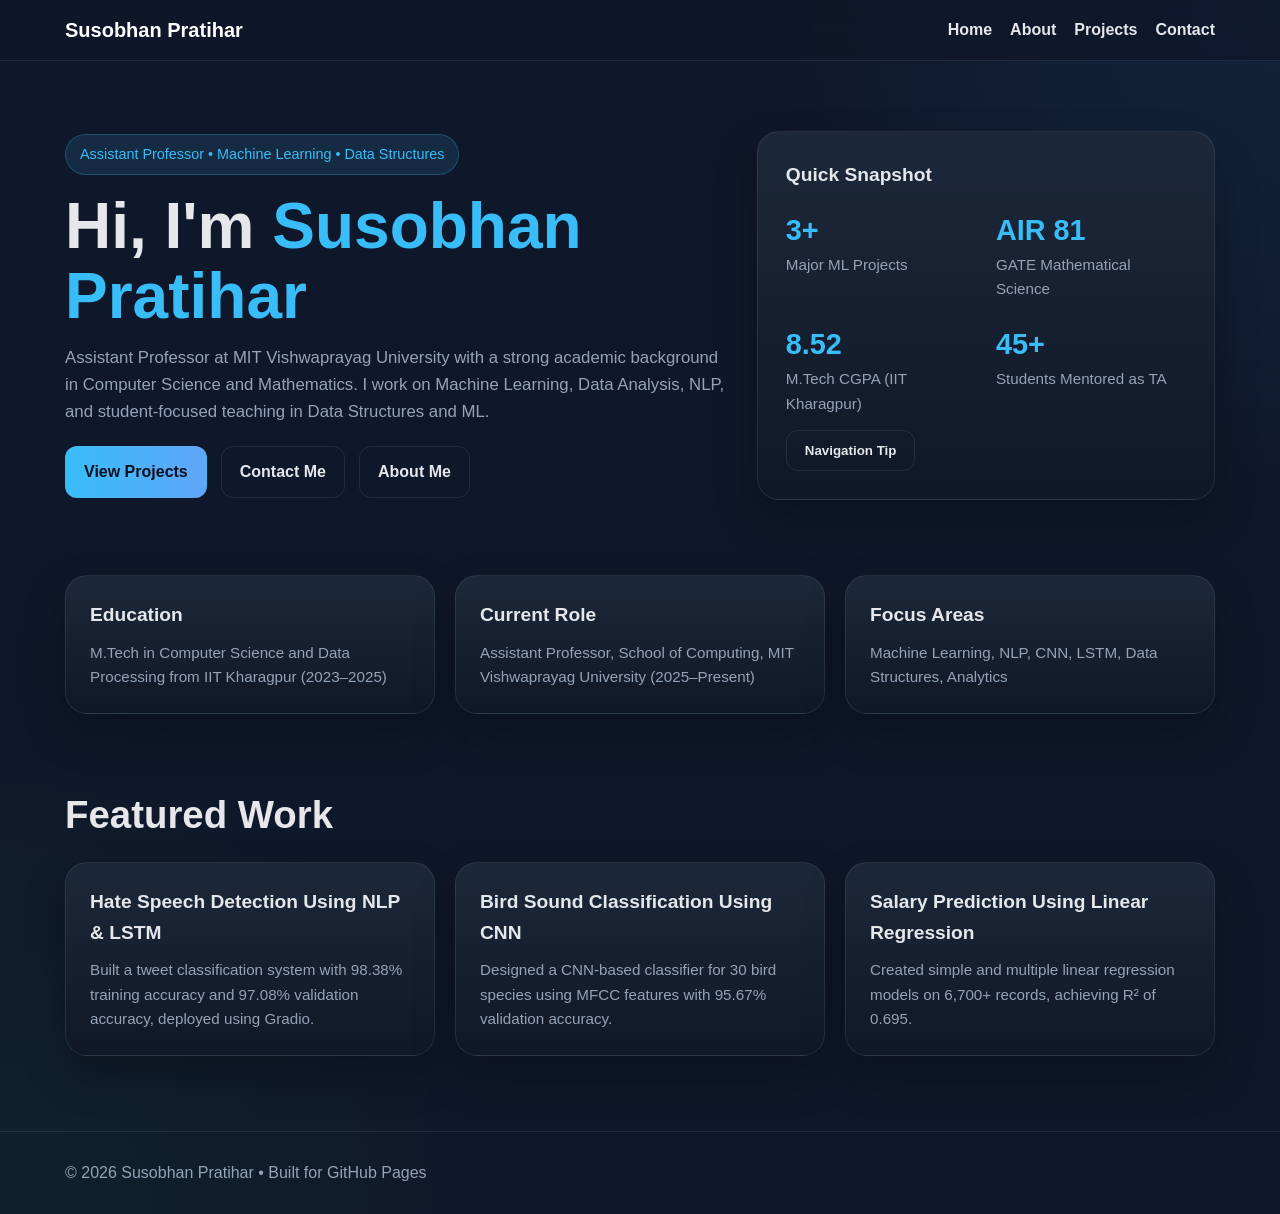
<file: index.html>
<!DOCTYPE html>
<html lang="en">
<head>
  <meta charset="UTF-8" />
  <meta name="viewport" content="width=device-width, initial-scale=1.0" />
  <title>Susobhan Pratihar | Portfolio</title>
  <link rel="stylesheet" href="style.css" />
</head>
<body>

<header class="navbar">
  <div class="container nav-inner">
    <a href="index.html" class="logo">Susobhan Pratihar</a>
    <nav class="nav-links">
      <a href="index.html">Home</a>
      <a href="about.html">About</a>
      <a href="projects.html">Projects</a>
      <a href="contact.html">Contact</a>
    </nav>
  </div>
</header>

  <main>
    <section class="hero">
      <div class="container hero-grid">
        <div>
          <span class="badge">Assistant Professor • Machine Learning • Data Structures</span>
          <h1>Hi, I'm <span class="highlight">Susobhan Pratihar</span></h1>
          <p class="lead">
            Assistant Professor at MIT Vishwaprayag University with a strong academic background in Computer Science and Mathematics.
            I work on Machine Learning, Data Analysis, NLP, and student-focused teaching in Data Structures and ML.
          </p>
          <div class="btns">
            <a class="btn btn-primary" href="projects.html">View Projects</a>
            <a class="btn btn-secondary" href="contact.html">Contact Me</a>
            <a class="btn btn-secondary" href="about.html">About Me</a>
          </div>
        </div>
        <div class="hero-card">
          <h3>Quick Snapshot</h3>
          <div class="grid-2" style="margin-top:16px">
            <div>
              <div class="kpi">3+</div>
              <div class="small">Major ML Projects</div>
            </div>
            <div>
              <div class="kpi">AIR 81</div>
              <div class="small">GATE Mathematical Science</div>
            </div>
            <div>
              <div class="kpi">8.52</div>
              <div class="small">M.Tech CGPA (IIT Kharagpur)</div>
            </div>
            <div>
              <div class="kpi">45+</div>
              <div class="small">Students Mentored as TA</div>
            </div>
          </div>
          <div class="btns">
            <button id="mobileNavHint" class="btn btn-secondary">Navigation Tip</button>
          </div>
        </div>
      </div>
    </section>

    <section class="section">
      <div class="container grid-3">
        <div class="card">
          <h3>Education</h3>
          <p class="small">M.Tech in Computer Science and Data Processing from IIT Kharagpur (2023–2025)</p>
        </div>
        <div class="card">
          <h3>Current Role</h3>
          <p class="small">Assistant Professor, School of Computing, MIT Vishwaprayag University (2025–Present)</p>
        </div>
        <div class="card">
          <h3>Focus Areas</h3>
          <p class="small">Machine Learning, NLP, CNN, LSTM, Data Structures, Analytics</p>
        </div>
      </div>
    </section>

    <section class="section">
      <div class="container">
        <h2>Featured Work</h2>
        <div class="grid-3">
          <div class="card project-card">
            <h3>Hate Speech Detection Using NLP & LSTM</h3>
            <p class="small">Built a tweet classification system with 98.38% training accuracy and 97.08% validation accuracy, deployed using Gradio.</p>
          </div>
          <div class="card project-card">
            <h3>Bird Sound Classification Using CNN</h3>
            <p class="small">Designed a CNN-based classifier for 30 bird species using MFCC features with 95.67% validation accuracy.</p>
          </div>
          <div class="card project-card">
            <h3>Salary Prediction Using Linear Regression</h3>
            <p class="small">Created simple and multiple linear regression models on 6,700+ records, achieving R² of 0.695.</p>
          </div>
        </div>
      </div>
    </section>
  </main>

<footer class="footer">
  <div class="container">
    <p>© <span id="year"></span> Susobhan Pratihar • Built for GitHub Pages</p>
  </div>
</footer>

  <script src="script.js"></script>
</body>
</html>
</file>
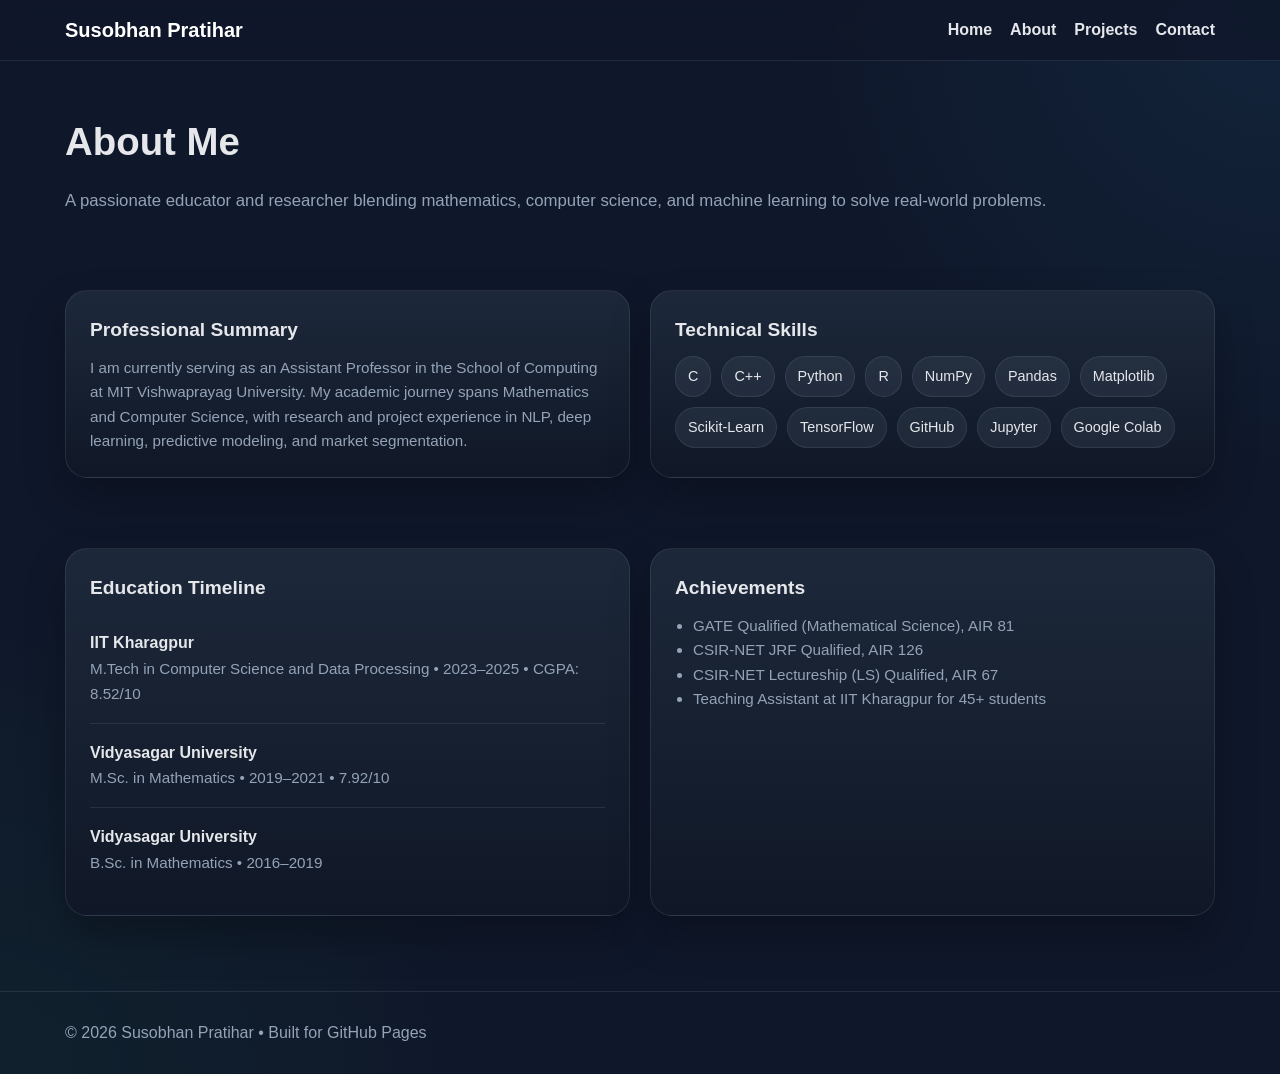
<file: about.html>
<!DOCTYPE html>
<html lang="en">
<head>
  <meta charset="UTF-8" />
  <meta name="viewport" content="width=device-width, initial-scale=1.0" />
  <title>About | Susobhan Pratihar</title>
  <link rel="stylesheet" href="style.css" />
</head>
<body>

<header class="navbar">
  <div class="container nav-inner">
    <a href="index.html" class="logo">Susobhan Pratihar</a>
    <nav class="nav-links">
      <a href="index.html">Home</a>
      <a href="about.html">About</a>
      <a href="projects.html">Projects</a>
      <a href="contact.html">Contact</a>
    </nav>
  </div>
</header>

  <main>
    <section class="page-hero">
      <div class="container">
        <h2>About Me</h2>
        <p class="lead">A passionate educator and researcher blending mathematics, computer science, and machine learning to solve real-world problems.</p>
      </div>
    </section>

    <section class="section">
      <div class="container grid-2">
        <div class="card">
          <h3>Professional Summary</h3>
          <p class="small">
            I am currently serving as an Assistant Professor in the School of Computing at MIT Vishwaprayag University.
            My academic journey spans Mathematics and Computer Science, with research and project experience in NLP,
            deep learning, predictive modeling, and market segmentation.
          </p>
        </div>
        <div class="card">
          <h3>Technical Skills</h3>
          <div class="tag-wrap">
            <span class="tag">C</span><span class="tag">C++</span><span class="tag">Python</span><span class="tag">R</span>
            <span class="tag">NumPy</span><span class="tag">Pandas</span><span class="tag">Matplotlib</span>
            <span class="tag">Scikit-Learn</span><span class="tag">TensorFlow</span><span class="tag">GitHub</span>
            <span class="tag">Jupyter</span><span class="tag">Google Colab</span>
          </div>
        </div>
      </div>
    </section>

    <section class="section">
      <div class="container grid-2">
        <div class="card">
          <h3>Education Timeline</h3>
          <div class="timeline-item"><strong>IIT Kharagpur</strong><br><span class="small">M.Tech in Computer Science and Data Processing • 2023–2025 • CGPA: 8.52/10</span></div>
          <div class="timeline-item"><strong>Vidyasagar University</strong><br><span class="small">M.Sc. in Mathematics • 2019–2021 • 7.92/10</span></div>
          <div class="timeline-item"><strong>Vidyasagar University</strong><br><span class="small">B.Sc. in Mathematics • 2016–2019</span></div>
        </div>
        <div class="card">
          <h3>Achievements</h3>
          <ul class="clean small">
            <li>GATE Qualified (Mathematical Science), AIR 81</li>
            <li>CSIR-NET JRF Qualified, AIR 126</li>
            <li>CSIR-NET Lectureship (LS) Qualified, AIR 67</li>
            <li>Teaching Assistant at IIT Kharagpur for 45+ students</li>
          </ul>
        </div>
      </div>
    </section>
  </main>

<footer class="footer">
  <div class="container">
    <p>© <span id="year"></span> Susobhan Pratihar • Built for GitHub Pages</p>
  </div>
</footer>

  <script src="script.js"></script>
</body>
</html>
</file>
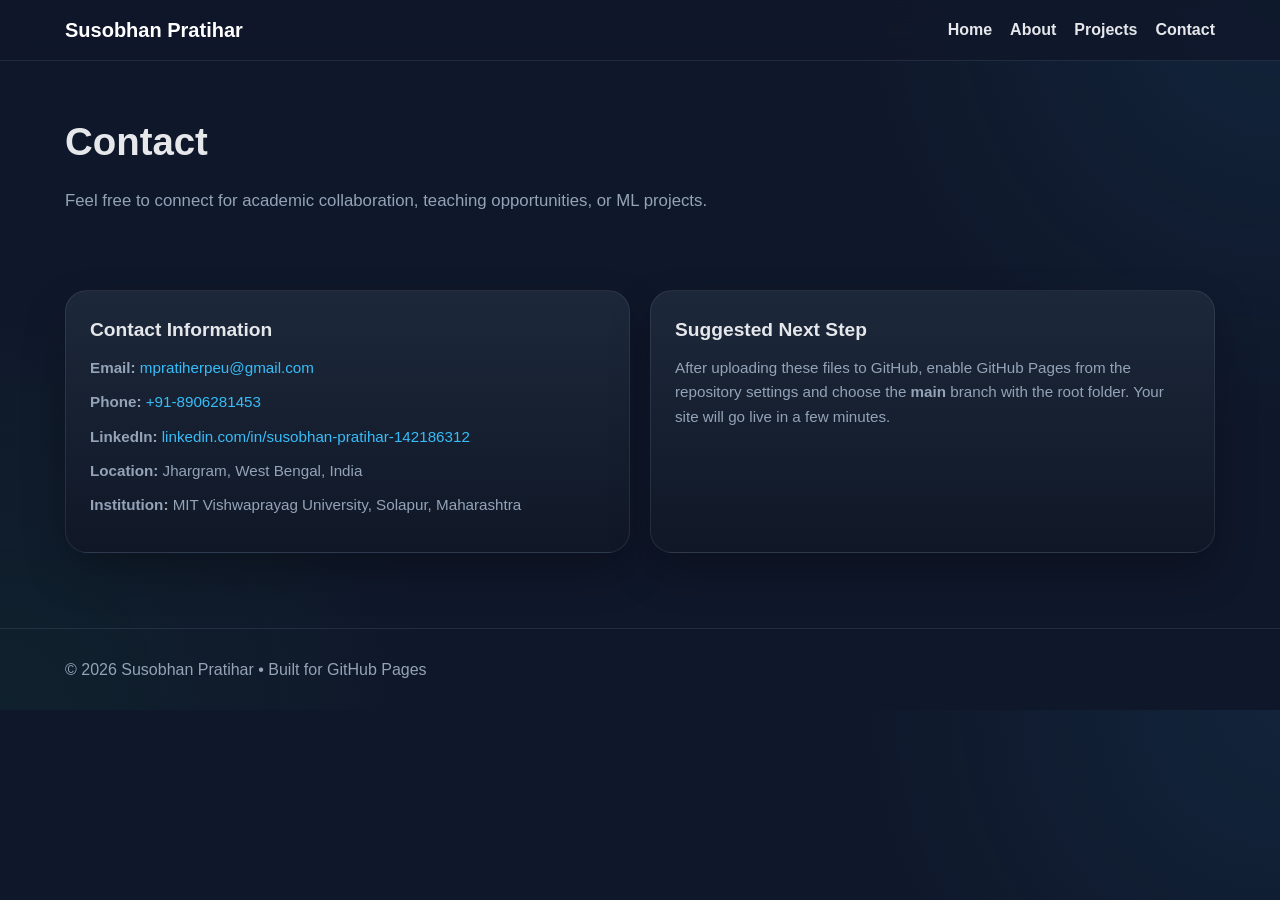
<file: contact.html>
<!DOCTYPE html>
<html lang="en">
<head>
  <meta charset="UTF-8" />
  <meta name="viewport" content="width=device-width, initial-scale=1.0" />
  <title>Contact | Susobhan Pratihar</title>
  <link rel="stylesheet" href="style.css" />
</head>
<body>

<header class="navbar">
  <div class="container nav-inner">
    <a href="index.html" class="logo">Susobhan Pratihar</a>
    <nav class="nav-links">
      <a href="index.html">Home</a>
      <a href="about.html">About</a>
      <a href="projects.html">Projects</a>
      <a href="contact.html">Contact</a>
    </nav>
  </div>
</header>

  <main>
    <section class="page-hero">
      <div class="container">
        <h2>Contact</h2>
        <p class="lead">Feel free to connect for academic collaboration, teaching opportunities, or ML projects.</p>
      </div>
    </section>

    <section class="section">
      <div class="container grid-2">
        <div class="card">
          <h3>Contact Information</h3>
          <ul class="contact-list small">
            <li><strong>Email:</strong> <a href="mailto:mpratiherpeu@gmail.com">mpratiherpeu@gmail.com</a></li>
            <li><strong>Phone:</strong> <a href="tel:+918906281453">+91-8906281453</a></li>
            <li><strong>LinkedIn:</strong> <a href="https://www.linkedin.com/in/susobhan-pratihar-142186312" target="_blank">linkedin.com/in/susobhan-pratihar-142186312</a></li>
            <li><strong>Location:</strong> Jhargram, West Bengal, India</li>
            <li><strong>Institution:</strong> MIT Vishwaprayag University, Solapur, Maharashtra</li>
          </ul>
        </div>
        <div class="card">
          <h3>Suggested Next Step</h3>
          <p class="small">
            After uploading these files to GitHub, enable GitHub Pages from the repository settings and choose the
            <strong>main</strong> branch with the root folder. Your site will go live in a few minutes.
          </p>
        </div>
      </div>
    </section>
  </main>

<footer class="footer">
  <div class="container">
    <p>© <span id="year"></span> Susobhan Pratihar • Built for GitHub Pages</p>
  </div>
</footer>

  <script src="script.js"></script>
</body>
</html>
</file>
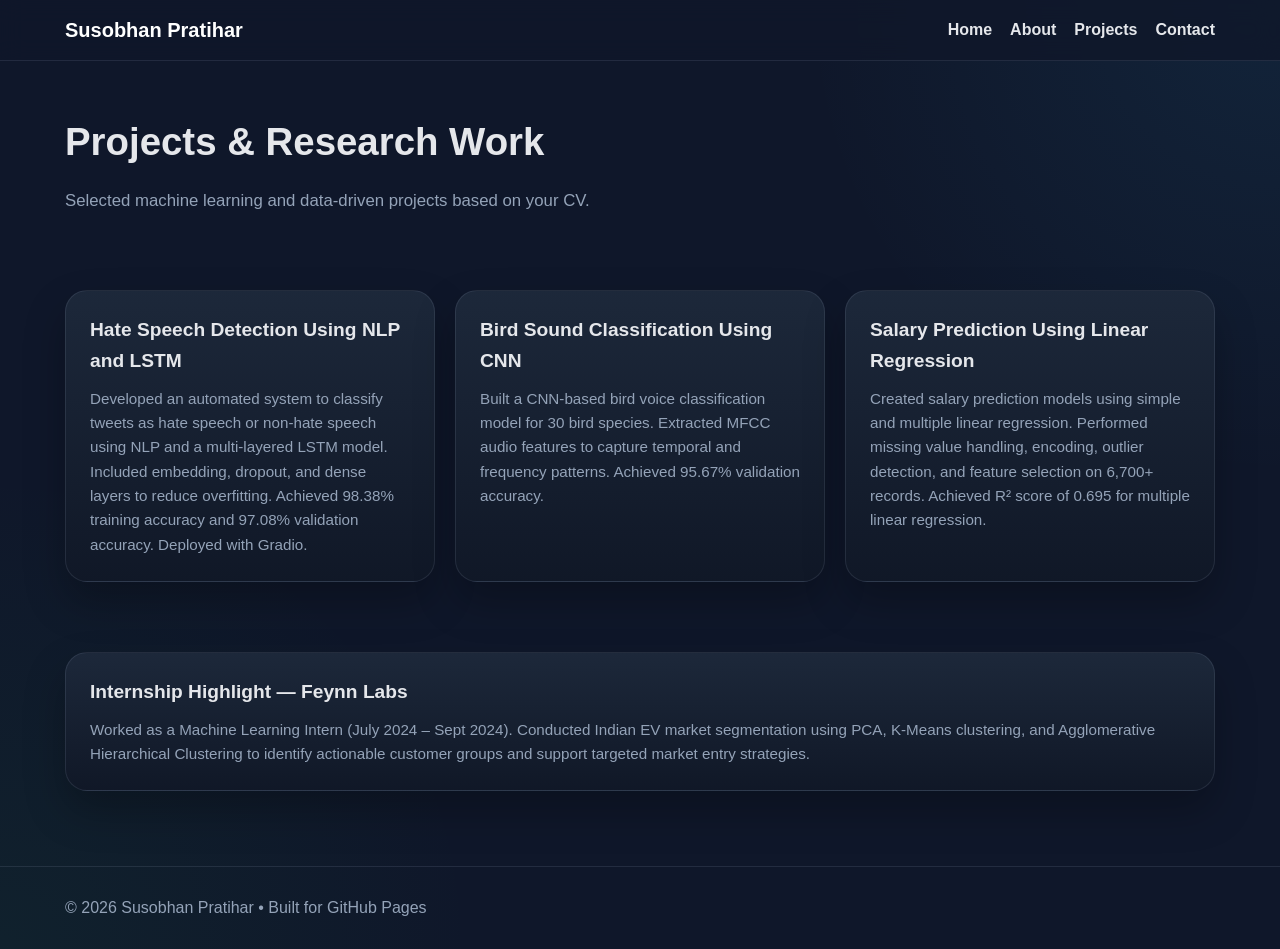
<file: projects.html>
<!DOCTYPE html>
<html lang="en">
<head>
  <meta charset="UTF-8" />
  <meta name="viewport" content="width=device-width, initial-scale=1.0" />
  <title>Projects | Susobhan Pratihar</title>
  <link rel="stylesheet" href="style.css" />
</head>
<body>

<header class="navbar">
  <div class="container nav-inner">
    <a href="index.html" class="logo">Susobhan Pratihar</a>
    <nav class="nav-links">
      <a href="index.html">Home</a>
      <a href="about.html">About</a>
      <a href="projects.html">Projects</a>
      <a href="contact.html">Contact</a>
    </nav>
  </div>
</header>

  <main>
    <section class="page-hero">
      <div class="container">
        <h2>Projects & Research Work</h2>
        <p class="lead">Selected machine learning and data-driven projects based on your CV.</p>
      </div>
    </section>

    <section class="section">
      <div class="container grid-3">
        <div class="card project-card">
          <h3>Hate Speech Detection Using NLP and LSTM</h3>
          <p class="small">Developed an automated system to classify tweets as hate speech or non-hate speech using NLP and a multi-layered LSTM model. Included embedding, dropout, and dense layers to reduce overfitting. Achieved 98.38% training accuracy and 97.08% validation accuracy. Deployed with Gradio.</p>
        </div>
        <div class="card project-card">
          <h3>Bird Sound Classification Using CNN</h3>
          <p class="small">Built a CNN-based bird voice classification model for 30 bird species. Extracted MFCC audio features to capture temporal and frequency patterns. Achieved 95.67% validation accuracy.</p>
        </div>
        <div class="card project-card">
          <h3>Salary Prediction Using Linear Regression</h3>
          <p class="small">Created salary prediction models using simple and multiple linear regression. Performed missing value handling, encoding, outlier detection, and feature selection on 6,700+ records. Achieved R² score of 0.695 for multiple linear regression.</p>
        </div>
      </div>
    </section>

    <section class="section">
      <div class="container">
        <div class="card">
          <h3>Internship Highlight — Feynn Labs</h3>
          <p class="small">
            Worked as a Machine Learning Intern (July 2024 – Sept 2024). Conducted Indian EV market segmentation using PCA,
            K-Means clustering, and Agglomerative Hierarchical Clustering to identify actionable customer groups and support
            targeted market entry strategies.
          </p>
        </div>
      </div>
    </section>
  </main>

<footer class="footer">
  <div class="container">
    <p>© <span id="year"></span> Susobhan Pratihar • Built for GitHub Pages</p>
  </div>
</footer>

  <script src="script.js"></script>
</body>
</html>
</file>
<file: style.css>
:root{
  --bg:#0f172a;
  --bg-soft:#111827;
  --card:#1e293b;
  --text:#e5e7eb;
  --muted:#94a3b8;
  --primary:#38bdf8;
  --accent:#22c55e;
  --border:rgba(148,163,184,0.15);
  --shadow:0 20px 40px rgba(0,0,0,0.25);
}
*{margin:0;padding:0;box-sizing:border-box;scroll-behavior:smooth}
body{
  font-family: Inter,Segoe UI,Arial,sans-serif;
  background: radial-gradient(circle at top right, rgba(56,189,248,.08), transparent 30%),
              radial-gradient(circle at bottom left, rgba(34,197,94,.06), transparent 30%),
              var(--bg);
  color:var(--text);
  line-height:1.6;
}
a{color:var(--primary);text-decoration:none}
img{max-width:100%}
.container{width:min(1150px,92%);margin:auto}
.navbar{
  position:sticky;top:0;z-index:1000;
  backdrop-filter: blur(12px);
  background:rgba(15,23,42,.8);
  border-bottom:1px solid var(--border);
}
.nav-inner{display:flex;justify-content:space-between;align-items:center;padding:14px 0}
.logo{font-size:1.25rem;font-weight:800;color:white}
.nav-links{display:flex;gap:18px;flex-wrap:wrap}
.nav-links a{color:var(--text);font-weight:600}
.nav-links a:hover,.nav-links a.active{color:var(--primary)}
.hero{padding:70px 0 40px}
.hero-grid{display:grid;grid-template-columns:1.3fr .9fr;gap:30px;align-items:center}
.badge{display:inline-block;background:rgba(56,189,248,.12);color:var(--primary);padding:8px 14px;border-radius:999px;border:1px solid rgba(56,189,248,.25);font-size:.9rem;margin-bottom:16px}
h1{font-size:clamp(2rem,5vw,4rem);line-height:1.1;margin-bottom:14px}
h2{font-size:clamp(1.6rem,4vw,2.4rem);margin-bottom:16px}
h3{font-size:1.2rem;margin-bottom:10px}
p.lead{font-size:1.05rem;color:var(--muted);margin-bottom:20px}
.hero-card,.card{
  background:linear-gradient(180deg, rgba(30,41,59,.95), rgba(17,24,39,.95));
  border:1px solid var(--border);
  border-radius:22px;
  box-shadow:var(--shadow);
}
.hero-card{padding:28px}
.card{padding:24px}
.grid-3{display:grid;grid-template-columns:repeat(3,1fr);gap:20px}
.grid-2{display:grid;grid-template-columns:repeat(2,1fr);gap:20px}
.section{padding:35px 0}
.kpi{font-size:1.8rem;font-weight:800;color:var(--primary)}
.small{font-size:.95rem;color:var(--muted)}
.btns{display:flex;gap:14px;flex-wrap:wrap;margin-top:14px}
.btn{
  display:inline-block;padding:12px 18px;border-radius:12px;
  font-weight:700;border:1px solid var(--border);
}
.btn-primary{background:linear-gradient(90deg,var(--primary),#60a5fa);color:#0b1020}
.btn-secondary{background:transparent;color:var(--text)}
.timeline-item{padding:16px 0;border-bottom:1px solid var(--border)}
.timeline-item:last-child{border-bottom:none}
.tag-wrap{display:flex;gap:10px;flex-wrap:wrap}
.tag{padding:8px 12px;background:rgba(148,163,184,.1);border:1px solid var(--border);border-radius:999px;font-size:.9rem}
.project-card{transition:transform .25s ease, box-shadow .25s ease}
.project-card:hover{transform:translateY(-6px)}
.footer{padding:28px 0;border-top:1px solid var(--border);margin-top:40px;color:var(--muted)}
.highlight{color:var(--primary)}
.contact-list li{list-style:none;margin:10px 0}
ul.clean{padding-left:18px}
.page-hero{padding:50px 0 20px}
@media (max-width: 900px){
  .hero-grid,.grid-3,.grid-2{grid-template-columns:1fr}
  .nav-inner{flex-direction:column;gap:12px}
}
</file>
